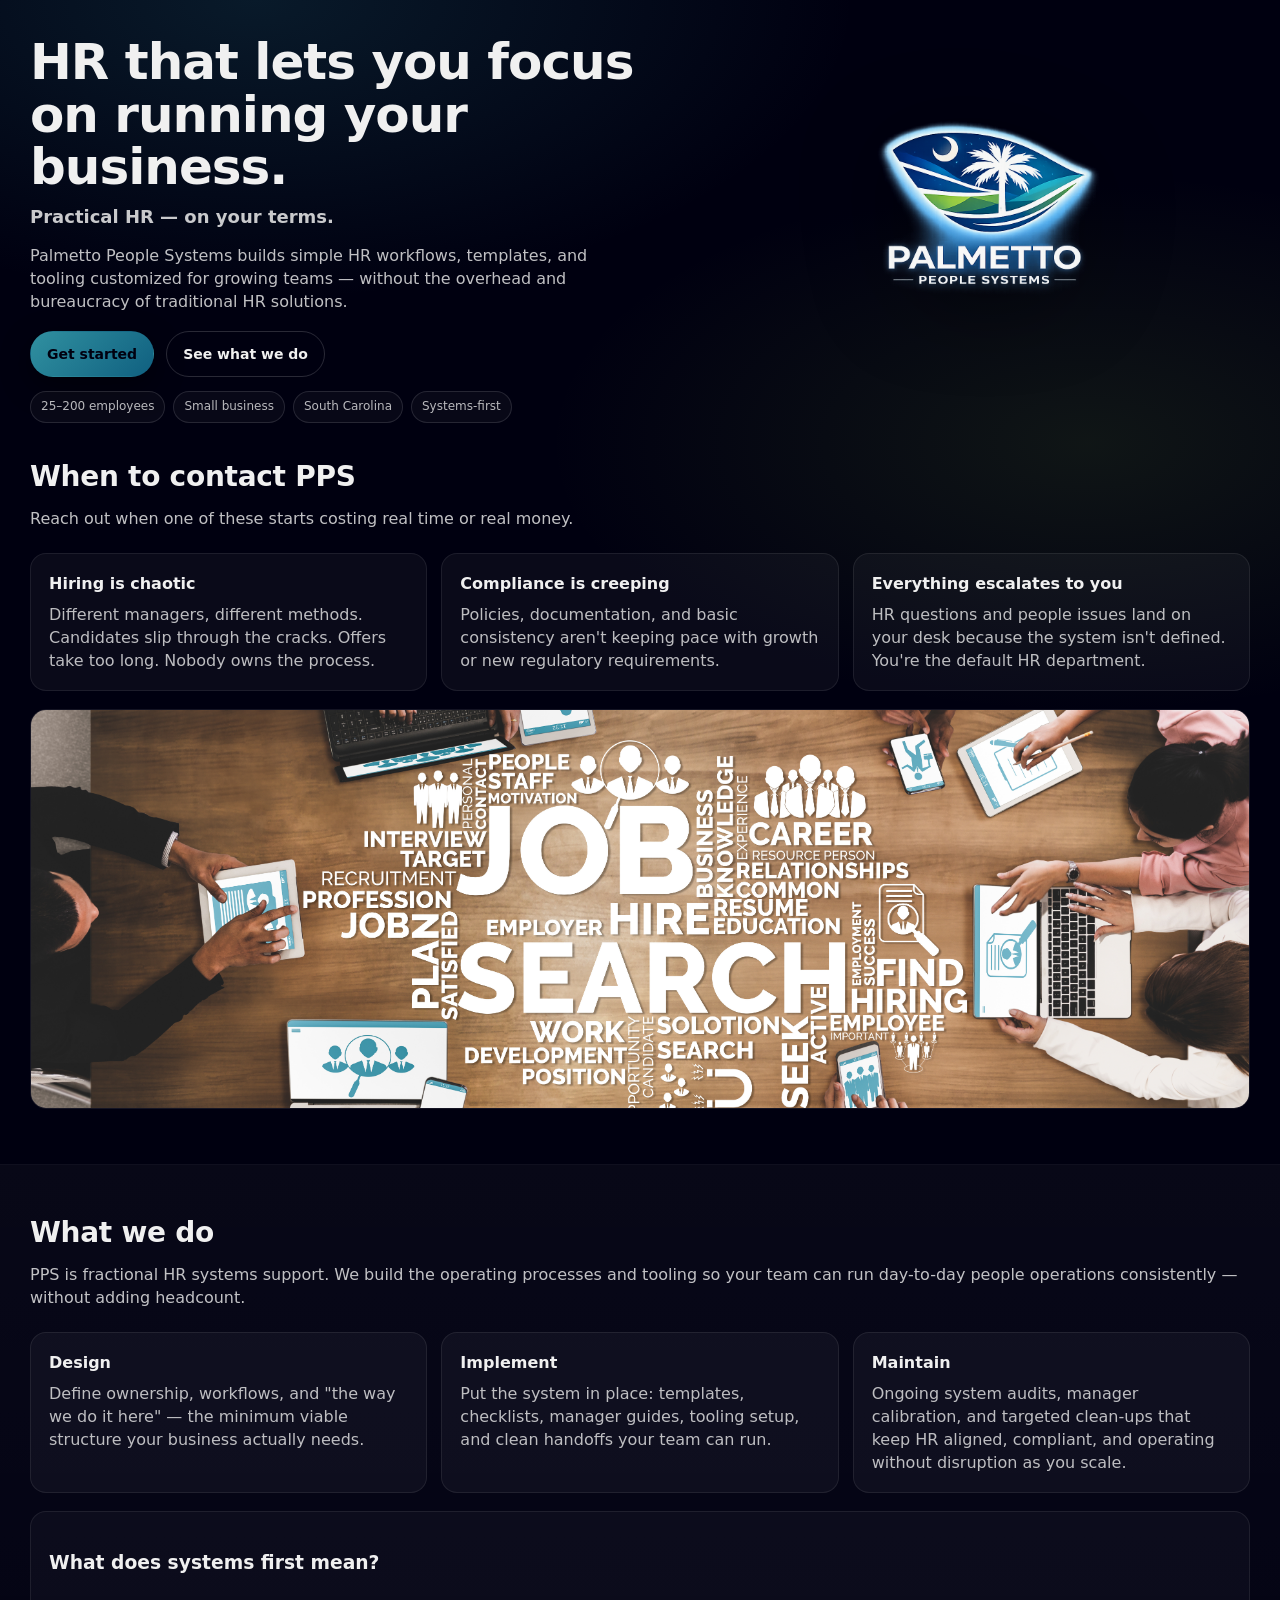
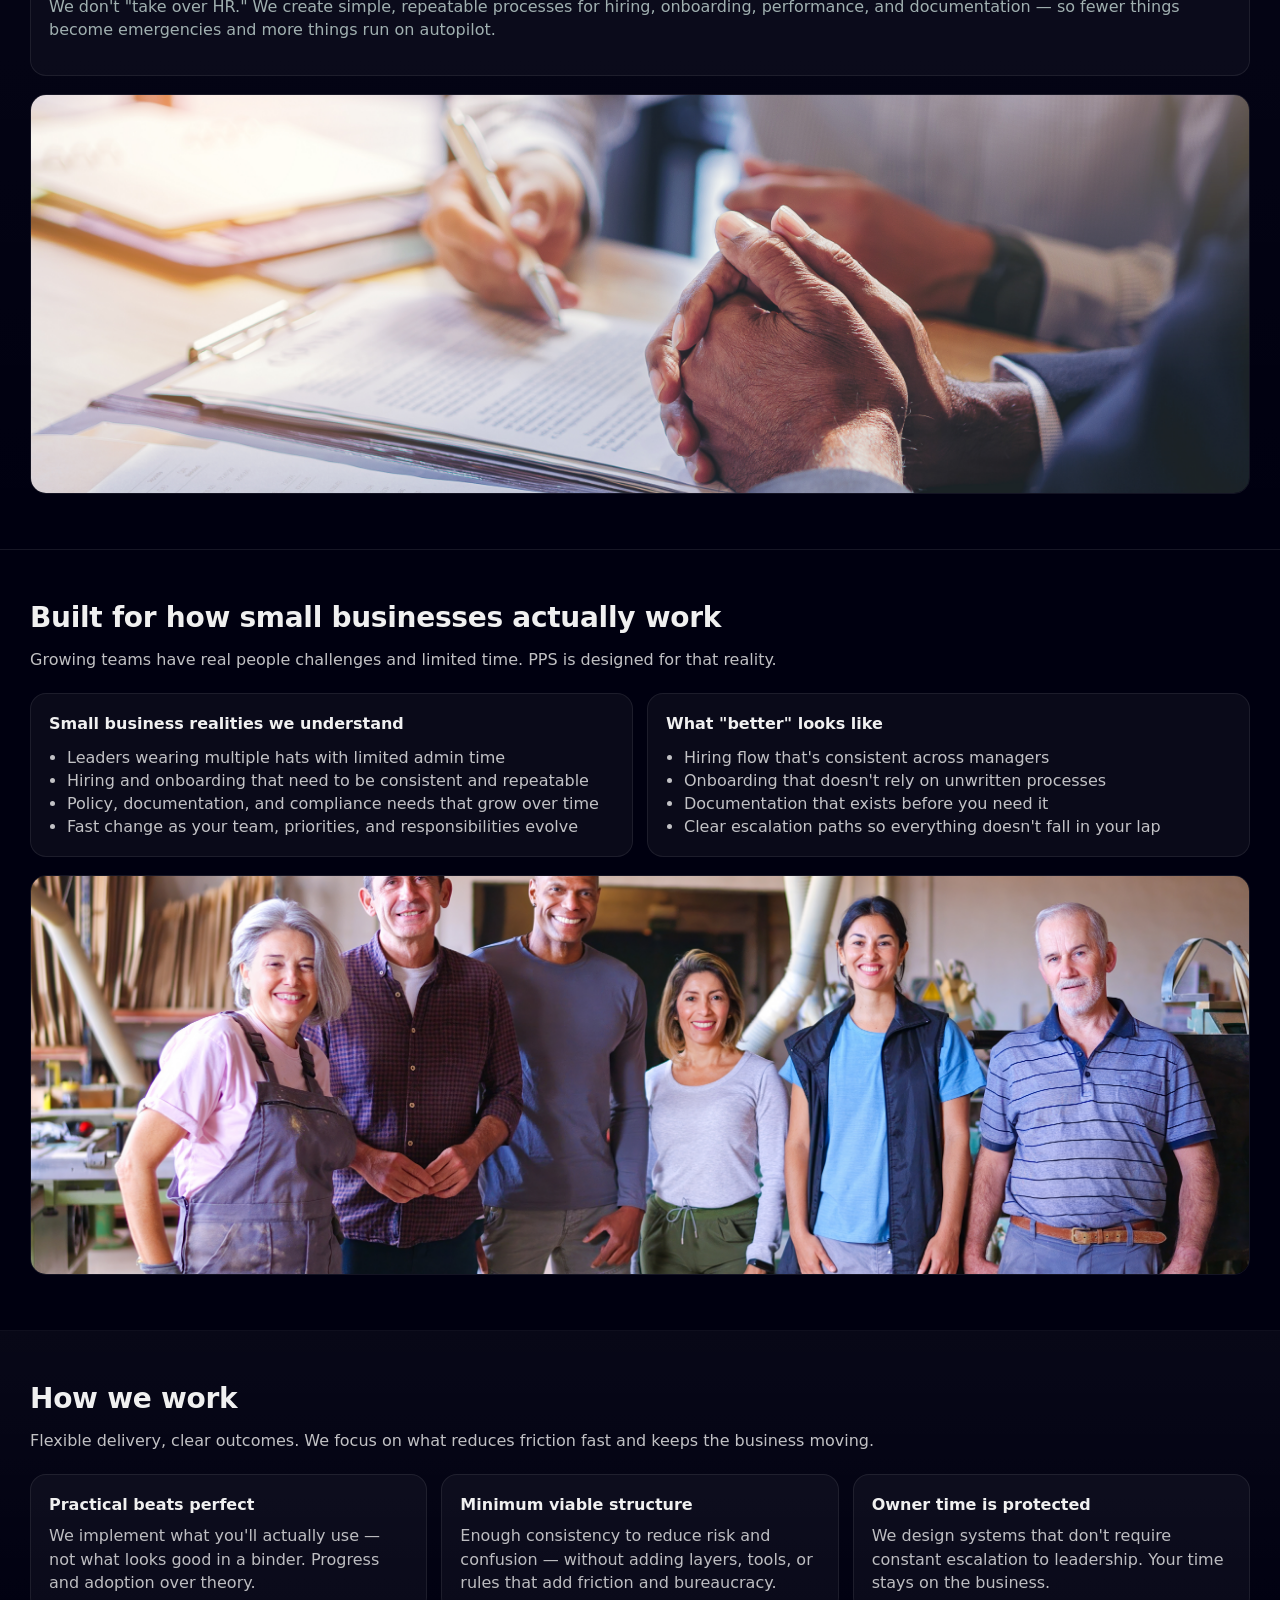
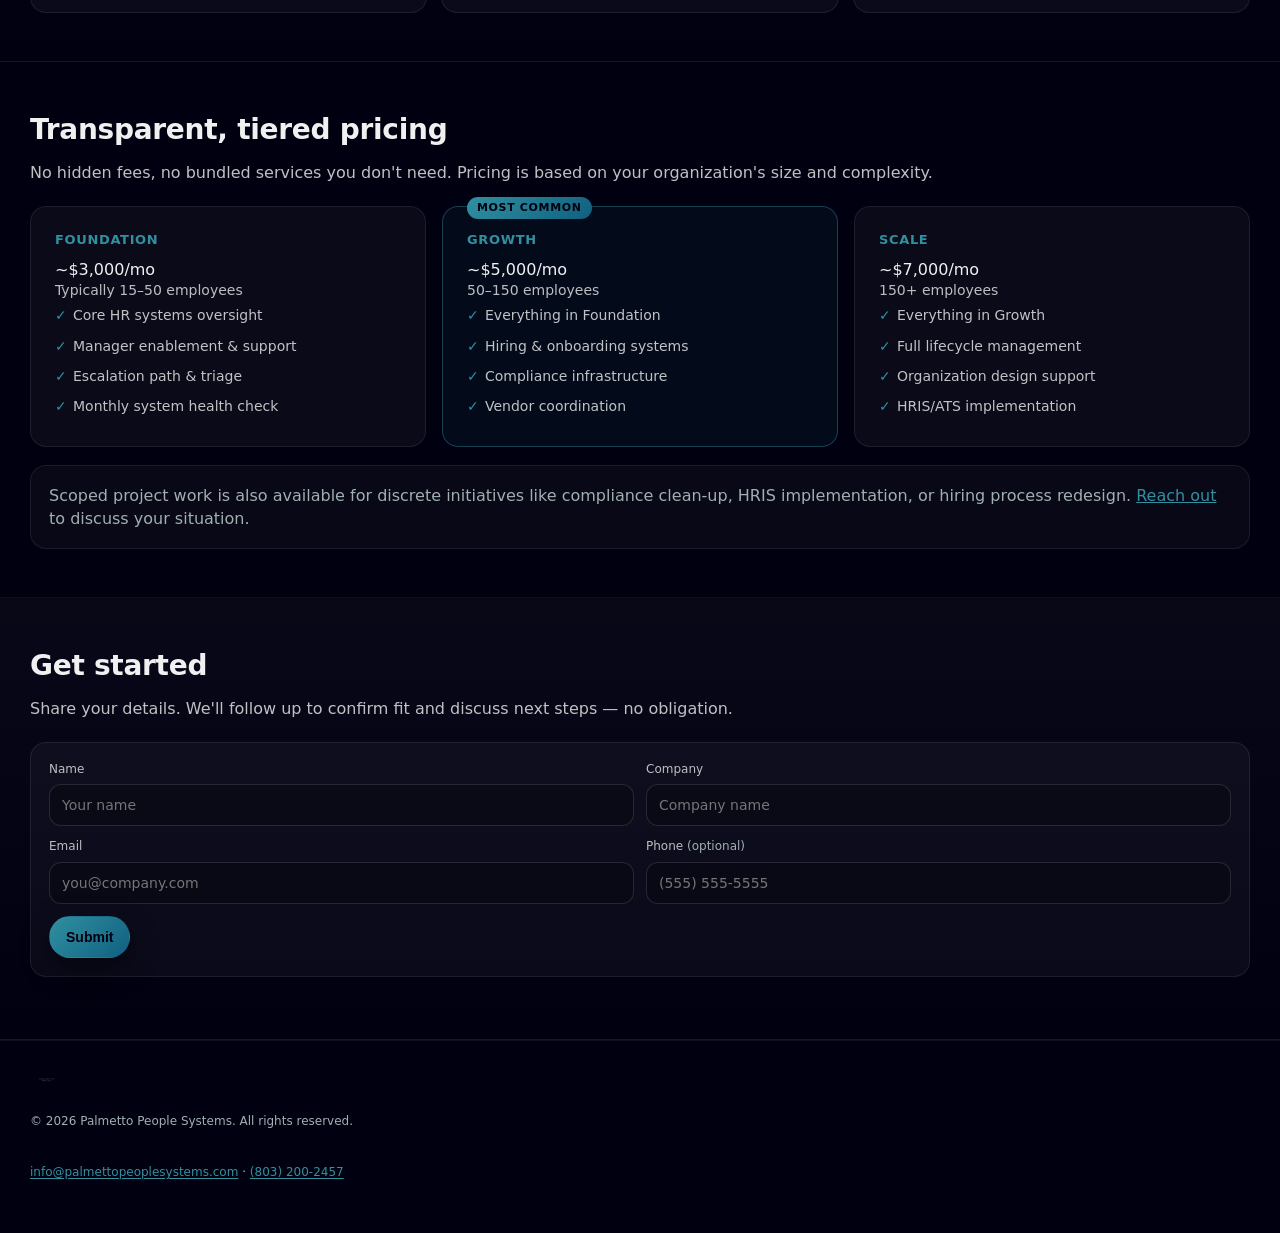
<file: index.html>
<!doctype html>
<html lang="en">
<head>
  <meta charset="utf-8" />
  <meta name="viewport" content="width=device-width, initial-scale=1" />

  <!-- Primary Meta -->
  <title>Palmetto People Systems | Fractional HR for South Carolina Small Businesses</title>
  <meta name="description" content="Fractional HR systems for small businesses in South Carolina. Simple workflows, templates, and tooling — HR on your terms. Serving growing teams across SC." />
  <link rel="canonical" href="https://palmettopeoplesystems.com/" />

  <!-- Open Graph -->
  <meta property="og:type" content="website" />
  <meta property="og:title" content="Palmetto People Systems | Fractional HR for South Carolina Small Businesses" />
  <meta property="og:description" content="Practical HR systems that remove friction and let you run your business. Serving small businesses across South Carolina." />
  <meta property="og:url" content="https://palmettopeoplesystems.com/" />
  <meta property="og:image" content="https://palmettopeoplesystems.com/assets/logo-full-contrast.png" />
  <meta property="og:locale" content="en_US" />

  <!-- Twitter -->
  <meta name="twitter:card" content="summary_large_image" />
  <meta name="twitter:title" content="Palmetto People Systems | Fractional HR" />
  <meta name="twitter:description" content="Simple HR systems for growing SC businesses. Design, implement, maintain — on your terms." />
  <meta name="twitter:image" content="https://palmettopeoplesystems.com/assets/logo-full-contrast.png" />

  <!-- Favicon -->
  <link rel="icon" href="assets/logo-shield.png" type="image/png" />

  <!-- JSON-LD Structured Data -->
  <script type="application/ld+json">
  {
    "@context": "https://schema.org",
    "@type": "ProfessionalService",
    "name": "Palmetto People Systems",
    "description": "Fractional HR systems support for small businesses in South Carolina and beyond",
    "url": "https://palmettopeoplesystems.com",
    "telephone": "+1-803-200-2457",
    "email": "info@palmettopeoplesystems.com",
    "address": {
      "@type": "PostalAddress",
      "addressLocality": "Chapin",
      "addressRegion": "SC",
      "addressCountry": "US"
    },
    "areaServed": {
      "@type": "State",
      "name": "South Carolina"
    },
    "serviceType": ["Fractional HR", "HR Systems Design", "HR Consulting", "HR Process Implementation"],
    "priceRange": "$3,000–$8,000/month"
  }
  </script>

  <link rel="stylesheet" href="styles.css" />
</head>

<body>
  <main id="top">

    <!-- HERO -->
    <section class="hero">
      <div class="container hero-grid">

        <div class="hero-copy">
          <div class="hero-content">
            <h1 class="hero-headline">HR that lets you focus on running your business.</h1>

            <p class="hero-tagline">Practical HR — on your terms.</p>

            <p class="hero-subhead">
              Palmetto People Systems builds simple HR workflows, templates, and tooling customized for growing teams — without the overhead and bureaucracy of traditional HR solutions.
            </p>

            <div class="cta-row">
              <a class="btn" href="#contact">Get started</a>
              <a class="btn btn-ghost" href="#what">See what we do</a>
            </div>

            <div class="pill-row">
              <span class="pill">25–200 employees</span>
              <span class="pill">Small business</span>
              <span class="pill">South Carolina</span>
              <span class="pill">Systems-first</span>
            </div>
          </div>

          <img class="brand-logo" src="assets/logo-contrast-white-letters.png" alt="Palmetto People Systems — fractional HR for South Carolina businesses" />
        </div>

      </div>
    </section>

    <!-- TRIGGERS -->
    <section class="section">
      <div class="container">
        <div class="section-head">
          <h2>When to contact PPS</h2>
          <p>Reach out when one of these starts costing real time or real money.</p>
        </div>

        <div class="cards">
          <article class="card">
            <h3>Hiring is chaotic</h3>
            <p>Different managers, different methods. Candidates slip through the cracks. Offers take too long. Nobody owns the process.</p>
          </article>
          <article class="card">
            <h3>Compliance is creeping</h3>
            <p>Policies, documentation, and basic consistency aren't keeping pace with growth or new regulatory requirements.</p>
          </article>
          <article class="card">
            <h3>Everything escalates to you</h3>
            <p>HR questions and people issues land on your desk because the system isn't defined. You're the default HR department.</p>
          </article>
        </div>

        <img
          class="fit-image"
          src="assets/whentocontact.jpeg"
          alt="Business owner reviewing when to contact HR systems support"
          loading="lazy"
        />
      </div>
    </section>

    <!-- WHAT WE DO -->
    <section id="what" class="section section-alt">
      <div class="container">
        <div class="section-head">
          <h2>What we do</h2>
          <p>
            PPS is fractional HR systems support. We build the operating processes and tooling so your team can run day-to-day people operations consistently — without adding headcount.
          </p>
        </div>

        <div class="cards">
          <article class="card">
            <h3>Design</h3>
            <p>Define ownership, workflows, and "the way we do it here" — the minimum viable structure your business actually needs.</p>
          </article>
          <article class="card">
            <h3>Implement</h3>
            <p>Put the system in place: templates, checklists, manager guides, tooling setup, and clean handoffs your team can run.</p>
          </article>
          <article class="card">
            <h3>Maintain</h3>
            <p>Ongoing system audits, manager calibration, and targeted clean-ups that keep HR aligned, compliant, and operating without disruption as you scale.</p>
          </article>
        </div>

        <div class="callout">
          <h3>What does systems first mean?</h3>
          <p class="muted">
            We don't "take over HR." We create simple, repeatable processes for hiring, onboarding, performance, and documentation — so fewer things become emergencies and more things run on autopilot.
          </p>
        </div>

        <img
          class="fit-image"
          src="assets/what%20we%20do.jpeg"
          alt="Team collaboration around people operations planning"
          loading="lazy"
        />
      </div>
    </section>

    <!-- FIT -->
    <section class="section">
      <div class="container">
        <div class="section-head">
          <h2>Built for how small businesses actually work</h2>
          <p>Growing teams have real people challenges and limited time. PPS is designed for that reality.</p>
        </div>

        <div class="grid-two">
          <div class="list-card">
            <h3>Small business realities we understand</h3>
            <ul>
              <li>Leaders wearing multiple hats with limited admin time</li>
              <li>Hiring and onboarding that need to be consistent and repeatable</li>
              <li>Policy, documentation, and compliance needs that grow over time</li>
              <li>Fast change as your team, priorities, and responsibilities evolve</li>
            </ul>
          </div>

          <div class="list-card">
            <h3>What "better" looks like</h3>
            <ul>
              <li>Hiring flow that's consistent across managers</li>
              <li>Onboarding that doesn't rely on unwritten processes</li>
              <li>Documentation that exists before you need it</li>
              <li>Clear escalation paths so everything doesn't fall in your lap</li>
            </ul>
          </div>
        </div>

        <img
          class="fit-image"
          src="assets/smallbiz.jpeg"
          alt="Small business team reviewing onboarding and people operations workflows"
          loading="lazy"
        />
      </div>
    </section>

    <!-- HOW WE WORK -->
    <section class="section section-alt">
      <div class="container">
        <div class="section-head">
          <h2>How we work</h2>
          <p>
            Flexible delivery, clear outcomes. We focus on what reduces friction fast and keeps the business moving.
          </p>
        </div>

        <div class="cards">
          <article class="card">
            <h3>Practical beats perfect</h3>
            <p>We implement what you'll actually use — not what looks good in a binder. Progress and adoption over theory.</p>
          </article>
          <article class="card">
            <h3>Minimum viable structure</h3>
            <p>Enough consistency to reduce risk and confusion — without adding layers, tools, or rules that add friction and bureaucracy.</p>
          </article>
          <article class="card">
            <h3>Owner time is protected</h3>
            <p>We design systems that don't require constant escalation to leadership. Your time stays on the business.</p>
          </article>
        </div>
      </div>
    </section>

    <!-- PRICING -->
    <section id="pricing" class="section">
      <div class="container">
        <div class="section-head">
          <h2>Transparent, tiered pricing</h2>
          <p>No hidden fees, no bundled services you don't need. Pricing is based on your organization's size and complexity.</p>
        </div>

        <div class="cards pricing-cards">
          <article class="card pricing-card">
            <div class="pricing-label">Foundation</div>
            <div class="pricing-range">~$3,000<span class="pricing-unit">/mo</span></div>
            <p class="pricing-fit">Typically 15–50 employees</p>
            <ul class="pricing-list">
              <li>Core HR systems oversight</li>
              <li>Manager enablement &amp; support</li>
              <li>Escalation path &amp; triage</li>
              <li>Monthly system health check</li>
            </ul>
          </article>

          <article class="card pricing-card pricing-featured">
            <div class="pricing-label">Growth</div>
            <div class="pricing-range">~$5,000<span class="pricing-unit">/mo</span></div>
            <p class="pricing-fit">50–150 employees</p>
            <ul class="pricing-list">
              <li>Everything in Foundation</li>
              <li>Hiring &amp; onboarding systems</li>
              <li>Compliance infrastructure</li>
              <li>Vendor coordination</li>
            </ul>
          </article>

          <article class="card pricing-card">
            <div class="pricing-label">Scale</div>
            <div class="pricing-range">~$7,000<span class="pricing-unit">/mo</span></div>
            <p class="pricing-fit">150+ employees</p>
            <ul class="pricing-list">
              <li>Everything in Growth</li>
              <li>Full lifecycle management</li>
              <li>Organization design support</li>
              <li>HRIS/ATS implementation</li>
            </ul>
          </article>
        </div>

        <div class="callout">
          <p class="muted" style="margin:0;">
            Scoped project work is also available for discrete initiatives like compliance clean-up, HRIS implementation, or hiring process redesign. <a href="#contact" style="color: #3090A0; text-decoration: underline;">Reach out</a> to discuss your situation.
          </p>
        </div>
      </div>
    </section>

    <!-- CONTACT -->
    <section id="contact" class="section section-alt">
      <div class="container">
        <div class="section-head">
          <h2>Get started</h2>
          <p>Share your details. We'll follow up to confirm fit and discuss next steps — no obligation.</p>
        </div>

        <!-- Web3Forms: free tier, 250 submissions/mo, delivers to your email -->
        <form id="leadForm" class="form" action="https://api.web3forms.com/submit" method="POST">
          <!-- Replace YOUR_ACCESS_KEY with your real Web3Forms UUID access key -->
          <input type="hidden" name="access_key" value="846b39f9-ed20-4c24-8d03-b218e06ad43e" />
          <input type="hidden" name="subject" value="New Lead — Palmetto People Systems" />
          <input type="hidden" name="from_name" value="PPS Website" />
          <!-- Honeypot spam protection -->
          <input type="checkbox" name="botcheck" style="display: none;" />

          <div class="field">
            <label for="name">Name</label>
            <input id="name" name="name" type="text" placeholder="Your name" required maxlength="100" />
          </div>

          <div class="field">
            <label for="company">Company</label>
            <input id="company" name="company" type="text" placeholder="Company name" required maxlength="100" />
          </div>

          <div class="field">
            <label for="email">Email</label>
            <input id="email" name="email" type="email" placeholder="you@company.com" required maxlength="255" />
          </div>

          <div class="field">
            <label for="phone">Phone <span class="muted">(optional)</span></label>
            <input id="phone" name="phone" type="tel" placeholder="(555) 555-5555" maxlength="20" />
          </div>

          <div class="actions full">
            <button class="btn" type="submit">Submit</button>
          </div>

          <!-- Redirect after submission (optional — remove for default Web3Forms thank-you page) -->
          <input type="hidden" name="redirect" value="https://palmettopeoplesystems.com/?submitted=true" />
        </form>

        <div class="footer-cta">
          <p class="muted small"></p>
        </div>
      </div>
    </section>

  </main>

  <footer class="footer">
    <div class="container footer-inner">
      <img class="footer-logo" src="assets/logo-words.png" alt="Palmetto People Systems" />
      <p class="muted small">© <span id="year"></span> Palmetto People Systems. All rights reserved.</p>
      <p class="muted small">
        <a href="mailto:info@palmettopeoplesystems.com">info@palmettopeoplesystems.com</a> · <a href="tel:+18032002457">(803) 200-2457</a>
      </p>
    </div>
  </footer>

  <script>
    document.getElementById("year").textContent = new Date().getFullYear();
    const form = document.getElementById("leadForm");
    const accessKeyField = form.querySelector('input[name="access_key"]');

    // Prevent sending placeholder keys to Web3Forms.
    form.addEventListener("submit", (event) => {
      const key = (accessKeyField?.value || "").trim();
      if (!key || key === "YOUR_ACCESS_KEY") {
        event.preventDefault();
        alert("Form is not configured yet. Replace YOUR_ACCESS_KEY in index.html with your Web3Forms access key.");
      }
    });

    // Show thank-you message if redirected after form submission
    if (new URLSearchParams(window.location.search).get("submitted") === "true") {
      const msg = document.createElement("div");
      msg.className = "thankyou";
      msg.innerHTML = "<strong>Thank you!</strong><span>We'll be in touch within one business day.</span>";
      form.parentNode.insertBefore(msg, form);
      form.style.display = "none";
      // Clean URL
      history.replaceState(null, "", window.location.pathname);
    }
  </script>
</body>
</html>
</file>
<file: styles.css>
:root{
  --bg: #000010;
  --panel: rgba(255,255,255,0.04);
  --text: #F0F0F0;
  --muted: #A0B0B0;

  --teal: #106080;
  --sea: #3090A0;

  --radius: 16px;
  --shadow: 0 10px 30px rgba(0,0,0,0.45);
  --max: 1220px;
}

*{ box-sizing: border-box; }
html{ scroll-behavior: smooth; }

body{
  margin: 0;
  font-family: ui-sans-serif, system-ui, -apple-system, Segoe UI, Roboto, Helvetica, Arial;
  background:
    radial-gradient(1000px 500px at 20% 0%, rgba(48,144,160,0.18), transparent 60%),
    radial-gradient(900px 450px at 85% 10%, rgba(128,176,64,0.12), transparent 60%),
    var(--bg);
  color: var(--text);
  line-height: 1.45;
}

a{ color: inherit; text-decoration: none; }
a:hover{ opacity: 0.92; }

.container{
  width: min(var(--max), calc(100% - 40px));
  margin: 0 auto;
}

.muted{ color: var(--muted); }
.small{ font-size: 12px; }

/* -------------------------------------------------
   HERO
-------------------------------------------------- */
.hero{
  padding: 36px 0 18px;
}

.hero-grid{
  display: block;
}

.hero-copy{
  display: grid;
  grid-template-columns: minmax(0, 1.06fr) minmax(0, 0.94fr);
  column-gap: clamp(24px, 3vw, 48px);
  align-items: center;
}

.hero-content{
  max-width: 740px;
  min-width: 0;
}

.brand-logo{
  justify-self: end;
  align-self: center;
  width: clamp(560px, 40vw, 760px);
  max-width: 100%;
  height: auto;
  transform-origin: right center;
  opacity: 0.98;
  filter: drop-shadow(0 18px 48px rgba(0,0,0,0.55));
}

@media (min-width: 1281px){
  .brand-logo{
    transform-origin: 98% center;
    transform: translateX(90px) scale(1.64);
  }
}

@media (max-width: 1280px){
  .hero-copy{
    grid-template-columns: minmax(0, 1fr) minmax(0, 0.95fr);
    column-gap: 24px;
  }

  .brand-logo{
    width: clamp(500px, 42vw, 680px);
    transform: none;
  }
}

.hero + .section{
  padding-top: 16px;
}

.hero-headline{
  margin: 0;
  font-size: clamp(30px, 4vw, 50px);
  line-height: 1.05;
  letter-spacing: -0.02em;
}

.hero-tagline{
  margin: 10px 0 0;
  font-size: 18px;
  font-weight: 600;
  color: rgba(240,240,240,0.84);
}

.hero-subhead{
  margin: 14px 0 0;
  font-size: 16px;
  color: rgba(240,240,240,0.80);
  max-width: 64ch;
  text-wrap: pretty;
}

/* Buttons */
.cta-row{
  display: flex;
  gap: 12px;
  flex-wrap: wrap;
  margin: 18px 0 0;
}

.btn{
  display: inline-flex;
  align-items: center;
  justify-content: center;
  border-radius: 999px;
  padding: 12px 16px;
  font-weight: 700;
  font-size: 14px;
  background: linear-gradient(135deg, var(--sea), var(--teal));
  color: var(--bg);
  border: 1px solid rgba(255,255,255,0.0);
  box-shadow: var(--shadow);
  cursor: pointer;
  transition: transform 0.15s ease, box-shadow 0.15s ease;
}
.btn:hover{ transform: translateY(-1px); box-shadow: 0 12px 36px rgba(0,0,0,0.55); }
.btn:active{ transform: translateY(0px); }

.btn-ghost{
  background: transparent;
  border: 1px solid rgba(255,255,255,0.16);
  color: var(--text);
  box-shadow: none;
}

/* Pills */
.pill-row{
  margin-top: 14px;
  display: flex;
  gap: 8px;
  flex-wrap: wrap;
}

.pill{
  font-size: 12px;
  color: rgba(240,240,240,0.76);
  border: 1px solid rgba(255,255,255,0.12);
  padding: 6px 10px;
  border-radius: 999px;
  background: rgba(255,255,255,0.03);
}

/* Sections */
.section{ padding: 48px 0; }

.section-alt{
  background: linear-gradient(180deg, rgba(255,255,255,0.03), rgba(255,255,255,0.00));
  border-top: 1px solid rgba(255,255,255,0.06);
  border-bottom: 1px solid rgba(255,255,255,0.06);
}

.section-head h2{
  font-size: 28px;
  margin: 0 0 10px;
  letter-spacing: -0.01em;
  text-wrap: balance;
}

.section-head p{
  color: rgba(240,240,240,0.80);
  max-width: 100ch;
  margin: 0 0 22px;
  text-wrap: normal;
}

#what .section-head p{
  max-width: none;
}

/* Cards */
.cards{
  display: grid;
  grid-template-columns: repeat(3, 1fr);
  gap: 14px;
}

.card{
  background: var(--panel);
  border: 1px solid rgba(255,255,255,0.08);
  border-radius: var(--radius);
  padding: 18px;
}

.card h3{ margin: 0 0 8px; font-size: 16px; }
.card p{ margin: 0; color: rgba(240,240,240,0.78); }

/* Two-column lists */
.grid-two{
  display: grid;
  grid-template-columns: 1fr 1fr;
  gap: 14px;
}

.list-card{
  background: var(--panel);
  border: 1px solid rgba(255,255,255,0.08);
  border-radius: var(--radius);
  padding: 18px;
}

.list-card h3{ margin: 0 0 10px; font-size: 16px; }
.list-card ul{
  margin: 0;
  padding-left: 18px;
  color: rgba(240,240,240,0.80);
}

/* Callouts */
.callout{
  margin-top: 18px;
  background: rgba(255,255,255,0.03);
  border: 1px solid rgba(255,255,255,0.08);
  border-radius: var(--radius);
  padding: 18px;
}

/* Fit section image */
.fit-image{
  width: 100%;
  border-radius: var(--radius);
  margin-top: 18px;
  object-fit: cover;
  max-height: 400px;
  border: 1px solid rgba(255,255,255,0.08);
}

/* -------------------------------------------------
   PRICING
-------------------------------------------------- */
.pricing-cards{
  gap: 16px;
}

.pricing-card{
  display: flex;
  flex-direction: column;
  padding: 24px;
  transition: transform 0.2s ease, border-color 0.2s ease;
}

.pricing-card:hover{
  transform: translateY(-2px);
  border-color: rgba(48,144,160,0.3);
}

.pricing-featured{
  border-color: rgba(48,144,160,0.4);
  background: rgba(48,144,160,0.08);
  position: relative;
}

.pricing-featured::before{
  content: "Most common";
  position: absolute;
  top: -10px;
  left: 24px;
  font-size: 11px;
  font-weight: 700;
  text-transform: uppercase;
  letter-spacing: 0.06em;
  background: linear-gradient(135deg, var(--sea), var(--teal));
  color: var(--bg);
  padding: 3px 10px;
  border-radius: 999px;
}

.pricing-label{
  font-size: 13px;
  font-weight: 600;
  text-transform: uppercase;
  letter-spacing: 0.05em;
  color: var(--sea);
  margin-bottom: 8px;
}

.pricing-fit{
  font-size: 14px;
  color: rgba(240,240,240,0.80);
  margin: 0 0 14px;
  line-height: 1.4;
}

.pricing-list{
  list-style: none;
  padding: 0;
  margin: 0;
  font-size: 14px;
  color: rgba(240,240,240,0.80);
}

.pricing-list li{
  padding: 5px 0;
  padding-left: 18px;
  position: relative;
}

.pricing-list li::before{
  content: "✓";
  position: absolute;
  left: 0;
  color: var(--sea);
  font-weight: 700;
}

/* Form */
.form{
  display: grid;
  grid-template-columns: 1fr 1fr;
  gap: 12px;
  background: var(--panel);
  border: 1px solid rgba(255,255,255,0.08);
  border-radius: var(--radius);
  padding: 18px;
}

.field{ display: grid; gap: 6px; }

label{ font-size: 12px; color: rgba(240,240,240,0.78); }

input{
  width: 100%;
  padding: 12px 12px;
  border-radius: 12px;
  border: 1px solid rgba(255,255,255,0.12);
  background: rgba(0,0,0,0.18);
  color: var(--text);
  outline: none;
  font-family: inherit;
  font-size: 14px;
}

input:focus{
  border-color: rgba(48,144,160,0.55);
  box-shadow: 0 0 0 4px rgba(48,144,160,0.12);
}

.actions{
  display: flex;
  align-items: center;
  gap: 14px;
  flex-wrap: wrap;
}

.actions.full{ grid-column: 1 / -1; }

/* Thank-you */
.thankyou{
  display: grid;
  gap: 4px;
  padding: 14px 16px;
  border-radius: 14px;
  background: rgba(48,144,160,0.12);
  border: 1px solid rgba(48,144,160,0.28);
  margin-bottom: 12px;
}

/* Footer */
.footer{
  padding: 28px 0 40px;
  border-top: 1px solid rgba(255,255,255,0.06);
}

.footer-inner{
  display: grid;
  gap: 10px;
  justify-items: start;
}

.footer-logo{
  height: 22px;
  width: auto;
  opacity: 0.95;
}

.footer-cta{ margin-top: 14px; }

.footer a{
  color: var(--sea);
  text-decoration: underline;
  text-underline-offset: 2px;
}

.footer a:hover{
  opacity: 0.85;
}

/* Mobile stack */
@media (max-width: 900px){
  .hero-copy{
    display: grid;
    grid-template-columns: 1fr;
    gap: 12px;
  }

  .hero-content{
    order: 2;
    max-width: none;
  }

  .brand-logo{
    order: 1;
    justify-self: center;
    align-self: center;
    width: min(490px, 82vw);
    margin-top: 0;
    margin-bottom: 8px;
  }

  .hero-headline,
  .hero-tagline,
  .hero-subhead,
  .cta-row,
  .pill-row{
    grid-column: 1;
  }

  .cards{ grid-template-columns: 1fr; }
  .grid-two{ grid-template-columns: 1fr; }
}

@media (max-width: 640px){
  .hero{
    padding-top: 24px;
    padding-bottom: 12px;
  }

  .hero-copy{
    gap: 6px;
  }

  .brand-logo{
    width: min(520px, 92vw);
    height: clamp(132px, 38vw, 170px);
    object-fit: cover;
    object-position: center 50%;
    margin-bottom: 2px;
  }

  .hero + .section{
    padding-top: 10px;
  }
}

@media (max-width: 760px){
  .form{ grid-template-columns: 1fr; }
}
</file>
